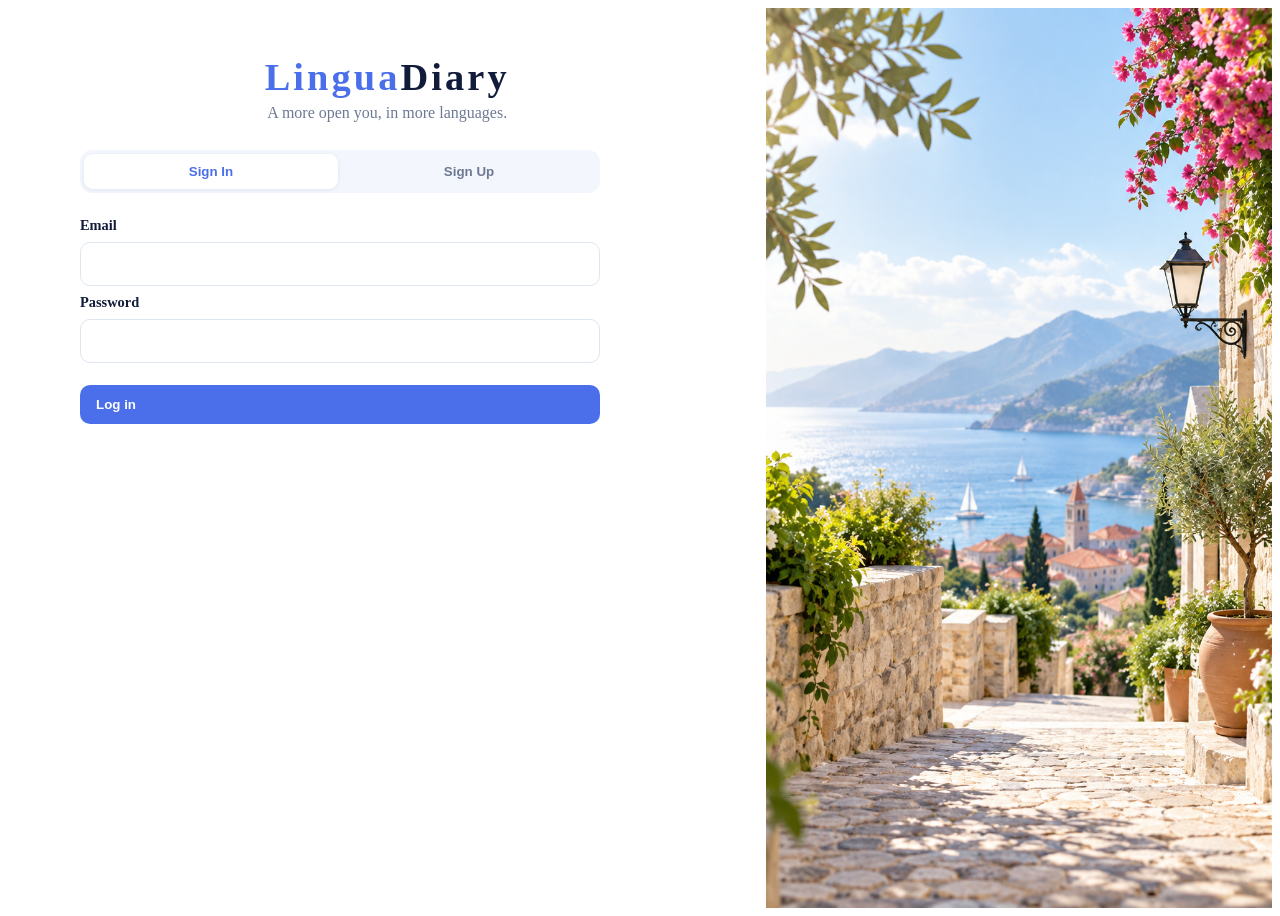
<file: index.html>
<!DOCTYPE html>
<head>
	<meta charset="UTF-8">
	<meta name="viewport" content="width=device-width, initial-scale=1.0">
	<meta name="description" content="A language learning app that lets you translate a diary written in your native language into a foreign language, helping you learn the meanings and pronunciations of words and sentences.">
	<title>LinguaDiary</title>
  <link rel="stylesheet" href="css/style.css">
	<link rel="stylesheet" href="css/index.css">
</head>
<body>
	<main>
    <div class="content-panel">
      <h1><span class="brand-accent">Lingua</span>Diary</h1>
      <p>A more open you, in more languages.</p>

      <div class="auth-actions">
        <button class="signin-btn action-btn active">Sign In</button>
        <button class="signup-btn action-btn">Sign Up</button>  
      </div>

      <div class="signin-modal modal">
        <label>Email</label>
        <input type="email" required class="auth-input signin-email">

        <label>Password</label>
        <input type="password" required class="auth-input signin-password">     
        
        <button class="login-btn action-btn">Log in</button>
      </div>
      
      <div class="signup-modal modal hidden">
        <label>User Name</label>
        <input type="text"  class="auth-input signup-username">
        <p>3–20 characters</p>        

        <label>Email</label>
        <input type="email" required class="auth-input signup-email">
        <p>Enter a valid email address</p>        

        <label>Password</label>
        <input type="password" required class="auth-input signup-password">
        <p>At least 8 characters, including at least one letter and one number</p>
        <p>Use only letters, numbers, and underscores (_)</p>        

        <button class="register-btn action-btn">Create Account</button>
      </div> 
    </div><!--content-panel-->

    <div class="visual-panel">
      <!--風景画像-->
    </div>

	</main>
	<script src="script/index.js"></script>
</body>
</file>
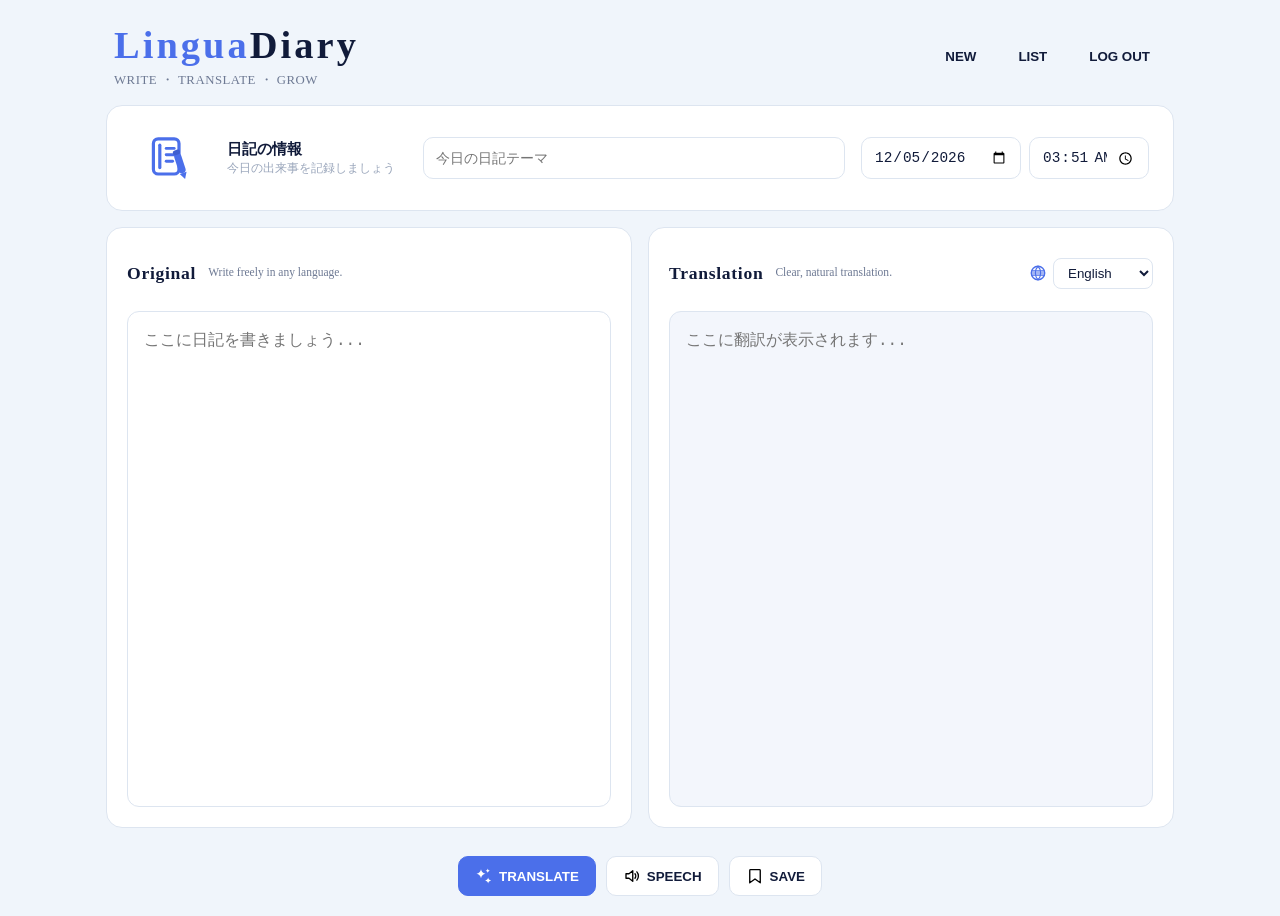
<file: main.html>
<!DOCTYPE html>
<head>
	<meta charset="UTF-8">
	<meta name="viewport" content="width=device-width, initial-scale=1.0">
	<meta name="description" content="A language learning app that lets you translate a diary written in your native language into a foreign language, helping you learn the meanings and pronunciations of words and sentences.">
	<title>LinguaDiary</title>
	<link rel="stylesheet" href="css/style.css">
	<link rel="stylesheet" href="css/main.css">

</head>
<body>
	<main>
		
		<div class="top-area"><!--ロゴと上部ナビゲーションバー-->
			<div class="app-title-area">
				<h1><span class="brand-accent">Lingua</span>Diary</h1>
				<p>WRITE ・ TRANSLATE ・ GROW</p>
			</div>
			
			<div class="navigation-area">									
				<button class="new-btn action-btn">NEW</button>
				<button class="list-btn action-btn">LIST</button>			
				<button class="logout-btn action-btn">LOG OUT</button>
			</div>

			<button class="menu-toggle">☰</button>
		</div>

		<div class="mobile-menu hidden">			
			<button class="new-btn action-btn">NEW</button>
			<button class="list-btn action-btn">LIST</button>			
			<button class="logout-btn action-btn">LOG OUT</button>
		</div>

		<div class="diary-list hidden">
			<div class="diary-list-header">
				<h2>Diary List</h2>
				<button class="diary-list-close">x</button>
			</div>
			<div class="diary-list-items">
				<!--ここに既存日記の日付と題名を表示する-->
			</div>			
		</div>

		<div class="diary-meta-area">
			<img src="images/diary_icon.svg" alt="Diary info icon" class="diary-meta-icon">
			<div class="diary-meta-info">
				<h3>日記の情報</h3>
				<p>今日の出来事を記録しましょう</p>
			</div>

			<input type="text" placeholder="今日の日記テーマ" class="diary-title">
			<div class="diary-datetime">
				<input type="date" class="diary-date">
				<input type="time" class="diary-time">
			</div>				
		</div>

		<div class="book-area"><!--左右のページ-->

			<div class="left-page page">
				<div class="page-header">
					<h2 class="page-label">Original</h2>
					<span class="page-subtitle">Write freely in any language.</span>
					<span class="char-count"></span>
				</div>				
				<textarea class="diary-input diary" placeholder="ここに日記を書きましょう..."></textarea>
			</div>

			<div class="right-page page">
				<div class="page-header">
					<h2 class="page-label">Translation</h2>
					<span class="page-subtitle">Clear, natural translation.</span>
					
					<div class="language-select-area">
						<img src="images/language_icon.svg" alt="glove-img" class="language-icon">
						<select class="language-select">
							<option value="en">English</option>
							<option value="fr">French</option>
							<option value="it">Italian</option>
							<option value="de">German</option>
							<option value="es">Spanish</option>
							<option value="uk">Ukrainian</option>
							<option value="ja">Japanese</option>
							<option value="ko">Korean</option>	
							<option value="zh">Chinese</option>						
						</select>
					</div>
				</div>
				
				<textarea class="diary-output diary" placeholder="ここに翻訳が表示されます..."></textarea>
			
			</div>


		</div><!--book-area-->

		<div class="action-area">
				<button class="translate-btn action-btn">
					 <img src="images/translate.svg" alt="translate.svg" class="action-icon">
					<span>TRANSLATE</span>
				</button>

				<button class="speech-btn action-btn">
					<img src="images/speech.svg" alt="speech.svg" class="action-icon">
					<span>SPEECH</span>
				</button>

				<button class="save-btn action-btn">
					<img src="images/save.svg" alt="save.svg" class="action-icon">
					<span class="save-btn-text">SAVE</span>
				</button>

				<button class="delete-btn action-btn hidden">
					<img src="images/delete.svg" alt="delete.svg" class="action-icon">
					<span>DELETE</span>
				</button>
				
			</div>
		
	</main>
	<script src="script/diary.js"></script>
</body>
</file>
<file: css/style.css>
:root {
  --bg-main: #f0f5fb;
  --surface: #FFFFFF;
  --surface-soft: #F3F6FC;

  --text-main: #111B3A;
  --text-sub: #6D7993;
  --text-muted: #9AA6BB;

  --border: #DDE5F0;

  --primary: #4B6FEA;
  --primary-hover: #3F5FD0;
  --primary-soft: #EAF0FF;
}

.primary-btn {
	background-color: var(--primary);
	color: #fff;
	transition: background-color 0.2s ease,
						color 0.2s ease,
						transform 0.2s ease;
}

.primary-btn:hover {
	background-color: var(--primary-hover);
}

/*翻訳・音読・保存ボタン共通項目*/
.action-btn {
	padding: 10px 16px;

  border: 1px solid var(--border);
  border-radius: 10px;

  background-color: var(--surface);
  color: var(--text-main);

  font-weight: 600;
  cursor: pointer;

  transition: 0.2s;
}

* {
	box-sizing: border-box;
}

.hidden {
	display: none;
}

.modal.hidden {
	display: none;
}
</file>
<file: css/index.css>
.hidden {
  display: none;
}

body {
  background-color: #ffffff;
}

main {
  display: flex;
  flex-direction: row;
  background-color: var(--bg-main);
  width: 100%;
  height: 100%;
}

.content-panel {
  width: 60%;
  min-height: 100vh;
  background-color: var(--surface);
 
  padding: 48px clamp(32px,6vw,72px);

  box-sizing: border-box;
}

.content-panel h1 {
  color: var(--text-main);
  font-size: clamp(2rem, 3vw, 3rem);
  font-weight: 700;
  line-height: 1.1;
  letter-spacing: 0.08em;
  margin: 0 0 6px;
  text-align: center;
}

.brand-accent {
  color: var(--primary);
}

.content-panel > p {
  color: var(--text-sub);
  margin: 0 0 32px;
  text-align: center;
  margin-bottom: 28px;
}

.auth-actions {
  display: flex;
  gap: 4px;

  padding: 4px;
  margin-bottom: 24px;

  width: 100%;
  max-width: 520px;

  background-color: var(--surface-soft);
  border-radius: 12px;
}

.auth-actions .action-btn {
  flex: 1;
  justify-content: center;
  align-items: center;

  padding: 10px 16px;

  border: none;
  border-radius: 9px;

  background: transparent;
  color: var(--text-sub);

  cursor: pointer;
}

.auth-actions .active {
  background-color: var(--surface);
  color: var(--primary);
  font-weight: 600;

  box-shadow: 0 1px 4px rgba(17, 27, 58, 0.08)
}

.visual-panel {
  background-image: url(../images/top.png);
  background-size: cover;
  background-position: center;
  min-height: 100vh;
  width:40%;
  
}

.modal {
  display: flex;
  flex-direction: column;
  gap: 8px;

  width: 100%;
  max-width: 520px;
}

.modal label {
  color: var(--text-main);
  font-size: 0.9rem;
  font-weight: 600;
}

.auth-input {
  width: 100%;
  padding: 12px 14px;

  border: 1px solid var(--border);
  border-radius: 10px;

  background-color: var(--surface);
  color: var(--text-main);

  font-size: 1rem;
  box-sizing: border-box;
}

.auth-input:focus {
  outline: none;
  border-color: var(--primary);
  box-shadow: 0 0 0 3px var(--primary-soft);
}

.modal p {
  margin: 2px 0 8px;
  color: var(--text-muted);
  font-size: 0.8rem;
  line-height: 1.35;
}
.modal.hidden {
  display: none;
}
.auth-actions {
  display: flex;
}

.signin-btn.hidden,
.signup-btn.hidden {
  display: none;
}

.action-btn {
  display: flex;
  flex-direction: column;
  flex: 1;
  gap: 1rem;
}

.login-btn,
.register-btn {
  width: 100%;
  padding: 12px 16px;

  border: none;
  border-radius: 10px;

  background-color: var(--primary);
  color: #fff;

  font-weight: 600;
  cursor: pointer;
}

.login-btn {
  margin-top: 14px;
}



@media (max-width: 768px) {

  main {
    flex-direction: column
  }

  .content-panel {
    width: 100%;
    min-height: auto;
  }

  .visual-panel {
    width: 100%;
    height: 20vh;
    min-height: 0;
    background-size: cover;
    background-position: center 60%;
    background-repeat: no-repeat;
  }

  
}
</file>
<file: css/main.css>
* {
  box-sizing: border-box
}

.hidden {
  display: none;
}

body {
  display: flex;
  justify-content: center;
  align-items: center;
  background-color: var(--bg-main);
}

main {
  display: flex;
  flex-direction: column;
  background-color: var(--bg-main);

  padding: 0;
	width: 1100px;
	height: 700px;
  min-height: 100vh;  
}

.top-area {
  display: flex;
  flex-direction: row;
  align-items: center;
  justify-content: space-between;

  background-color: var(--bg-main);
  width: 100%;
  padding: 16px 24px;
}

.menu-toggle {
  display: none;
}

.mobile-menu {
  display: none;
}

/*日記リスト表示欄*/
.diary-list {
  position: fixed;
  top: 90px;
  left: 0;
  width: 100%;
  height: calc(100vh - 90px);

  background: rgba(247, 250, 254, 0.96);
  z-index: 1000;

  overflow-y: auto;
}
.diary-list-header {
  display: flex;
  align-items: center;
  justify-content: space-between;

  padding: 16px 20px;

  background-color: var(--surface);
  border-bottom: 1px solid var(--border);
}

.diary-list-header h2 {
  margin: 0;

  color: var(--text-main);
  font-size: 1.1rem;
  font-weight: 700;
}

.diary-list-close {
  border: none;
  background: transparent;

  color: var(--text-sub);
  font-size: 1.6rem;
  line-height: 1;

  cursor: pointer;
}

.diary-list-close:hover {
  color: var(--primary);
}

.diary-list-items {
  padding: 16px;
}

.diary-item {
  padding: 14px 16px;
  margin-bottom: 10px;
  background: var(--surface);
  border: 1px solid var(--border);
  border-radius: 12px;
  cursor: pointer;
}

.diary-item:hover {
  background: var(--primary-soft);
  border-color: var(--primary);
}

/*トップへ戻る・リスト表示ボタン領域*/
.navigation-area {			
	display: flex;
	align-items: center;
	gap: 10px;
}

.app-title-area h1 {
  color: var(--text-main);
  font-size: clamp(2rem, 3vw, 3rem);
  font-weight: 700;
  line-height: 1.1;
  letter-spacing: 0.08em;
  margin: 0 0 6px;
  text-align: center;
}

.brand-accent {
  color: var(--primary);
}

.app-title-area p {
  margin: 2px 0 0;
  color: var(--text-sub);
  font-size: 0.8rem;
  letter-spacing: 0.04em;
}

.navigation-area .action-btn {
  background-color: transparent;
  border: none;
}

.navigation-area .action-btn:hover {
  background-color: var(--primary-soft);
  color: var(--primary);
  transform: translateY(-1px);
}


.diary-meta-area {
  display: flex;
  align-items: center;
  gap: 16px;
  margin: 0 16px;
  padding: 12px 24px;
  background-color: var(--surface);
  border: 1px solid var(--border);
  border-radius: 16px;
}

.diary-meta-icon {
  width: 80px;
  height: 80px;
  padding: 8px;

  
  border-radius: 10px;

  box-sizing: border-box;
}

.diary-meta-info {
  display: flex;
  flex-direction: column;
  gap: 2px;
  min-width: 180px;
}

.diary-meta-info h3 {
  margin: 0;

  color: var(--text-main);
  font-size: 0.95rem;
  font-weight: 700;
  line-height: 1.2;
}

.diary-meta-info p {
  margin: 0;

  color: var(--text-muted);
  font-size: 0.78rem;
  line-height: 1.3;
}

.diary-datetime {
  display: flex;
  gap: 8px;
  flex-shrink: 0;
}

.diary-title,
.diary-date,
.diary-time {
  height: 42px;
  padding: 0 12px;

  border: 1px solid var(--border);
  border-radius: 10px;

  background-color: var(--surface);
  color: var(--text-main);

  font-size: 0.9rem;
}

.diary-title:focus,
.diary-date:focus,
.diary-time:focus {
  outline: none;
  border-color: var(--primary);
  box-shadow: 0 0 0 3px var(--primary-soft);
}

.diary-title {
  flex: 1;
}

.diary-date {
  width: 160px;
}

.diary-time {
  width: 120px;
}
.book-area {
  display: flex;
  flex: 1;
  gap: 16px;
  padding: 16px;

  background-color: var(--bg-main);
}

.page {
  width: 50%;
  padding: 20px;

  display: flex;
  flex-direction: column;

  background-color: var(--surface);
  border: 1px solid var(--border);
  border-radius: 16px;
}

.page-header {
  display: flex;
  align-items: center;
  gap: 12px;
  margin-bottom: 12px;
}

.page-subtitle {
  color: var(--text-sub);
  font-size: 0.72rem;
  line-height: 1.2;
}

.char-count {
  margin-left: auto;
  color: var(--text-muted);
  font-size: 0.78rem;
}

.page-label {  
  color: var(--text-main);
  font-size: 1.1rem;
  font-weight: 700;
  letter-spacing: 0.04em;
  line-height: 1.2;
}


.diary {
  width: 100%;
  flex: 1;

  padding: 16px;

  border: 1px solid var(--border);
  border-radius: 12px;

  background-color: var(--surface);
  color: var(--text-main);

  font-size: 1rem;
  line-height: 1.7;

  resize: none;
  outline: none;
}

.diary:focus {
  border-color: var(--primary);
  box-shadow: 0 0 0 3px var(--primary-soft);
}

.diary-output {
  background-color: var(--surface-soft);
}

.language-select-area {
  display: flex;
  align-items: center;
  gap: 6px;
  margin-left: auto; 
}

.language-icon {
  width: 18px;
  height: 18px;
  display: block;
}

.language-select {
  padding: 6px 10px;
  border: 1px solid var(--border);
  border-radius: 8px;
  background-color: var(--surface);
  color: var(--text-main);
}



.action-area {
  display: flex;
  align-items: center;
  justify-content: center;
  gap: 10px;

  padding: 12px 16px;

  background-color: transparent;
  
}

.action-area .action-btn {
  display: flex;
  align-items: center;
  gap: 6px;
}

.action-area .action-btn.hidden {
  display: none;
}

.action-icon {
  width: 18px;
  height: 18px;
  flex-shrink: 0;
}

.translate-btn {
  background-color: var(--primary);
  color: #fff;
  border: 1px solid var(--primary);
}

.translate-btn:hover {
  background-color: var(--primary-hover);
}


.save-btn,
.speech-btn {
  background-color: var(--surface);
  color: var(--text-main);
  border: 1px solid var(--border);
}


.save-btn:hover,
.speech-btn:hover {
  background-color: var(--surface-soft);
}

.delete-btn {
  background-color: #fff;
  color: #c0392b;
  border: 1px solid #e6b8b3;
}



/*======================
=====レスポンシブ対応=====





6最後にLISTオーバーレイのスマホ表示
*/
@media (max-width: 768px) {

  body {
    align-items: flex-start;
  }


  main {
    width: 100%;
    height: auto;
    min-height: 100vh;
  }

  /*1.top-area のナビをスマホ向けに整理*/
  .top-area {
    position: relative;
  }

  .navigation-area {
    display: none;
  }

  .menu-toggle {
    display:block;    
    border: none;
    background: transparent;
    padding: 8px;
    cursor: pointer;
    font-size: 1.8rem;
    line-height: 1;
    color: var(--text-main);

  }

  .mobile-menu {
    position: absolute;
    top: 60px;
    right: 16px;
    z-index: 1000;

    display: flex;
    flex-direction: column;
    text-align: center;

    width: 160px;
    padding: 8px;

    background-color: var(--surface);
    border: 1px solid var(--border);
    border-radius: 12px;
    box-shadow: 0 8px 24px rgba(17, 27, 58, 0.12);
  }

  .mobile-menu.hidden {
    display: none;
  }

  .mobile-menu button {
    width: 100%;
    padding: 12px 14px;

    border: none;
    border-radius: 8px;
    background: transparent;

    display: flex;
    text-align: center;
    color: var(--text-main);
    text-align: left;
    cursor: pointer;
  }

  .mobile-menu button:hover {
    background-color: var(--primary-soft);
    color: var(--primary);
  }

  /*2.diary-meta-area を縦寄り・折り返し対応*/
  .diary-meta-area {
    flex-wrap: wrap;
    padding: 10px 12px;
    gap: 8px;
  }

  .diary-meta-icon {
    width: 40px;
    height: 40px;
    flex-shrink: 0;
    padding: 2px;
  }

  .diary-meta-info {
    display: none;
  }

  .diary-title {
    flex: 1;
    min-width: 0;
  }

  .diary-datetime {
    display: flex;
    gap: 8px;
    width: 100%;
  }

  .diary-date,
  .diary-time {
    flex: 1;
    min-width: 0;
  }

  /*3.book-area を縦並び*/
  .book-area {
    flex-direction: column;
    flex: none;
  }

  /*4.page を width: 100%*/
  .page {
    width: 100%;
    min-height: 350px;
  }

  .diary {
    min-height: 280px;
  }

  /*5.下の action-area が狭い画面で崩れないか確認*/
  .action-area {
    display: grid;
    grid-template-columns: repeat(2,1fr);
    gap: 8px;
    width: 100%;
  }

  .action-area .action-btn {
    width: 100%;
    justify-content: center;
  }

  .action-area.three-btns .save-btn {
  grid-column: 1 / -1;
}
}
</file>
